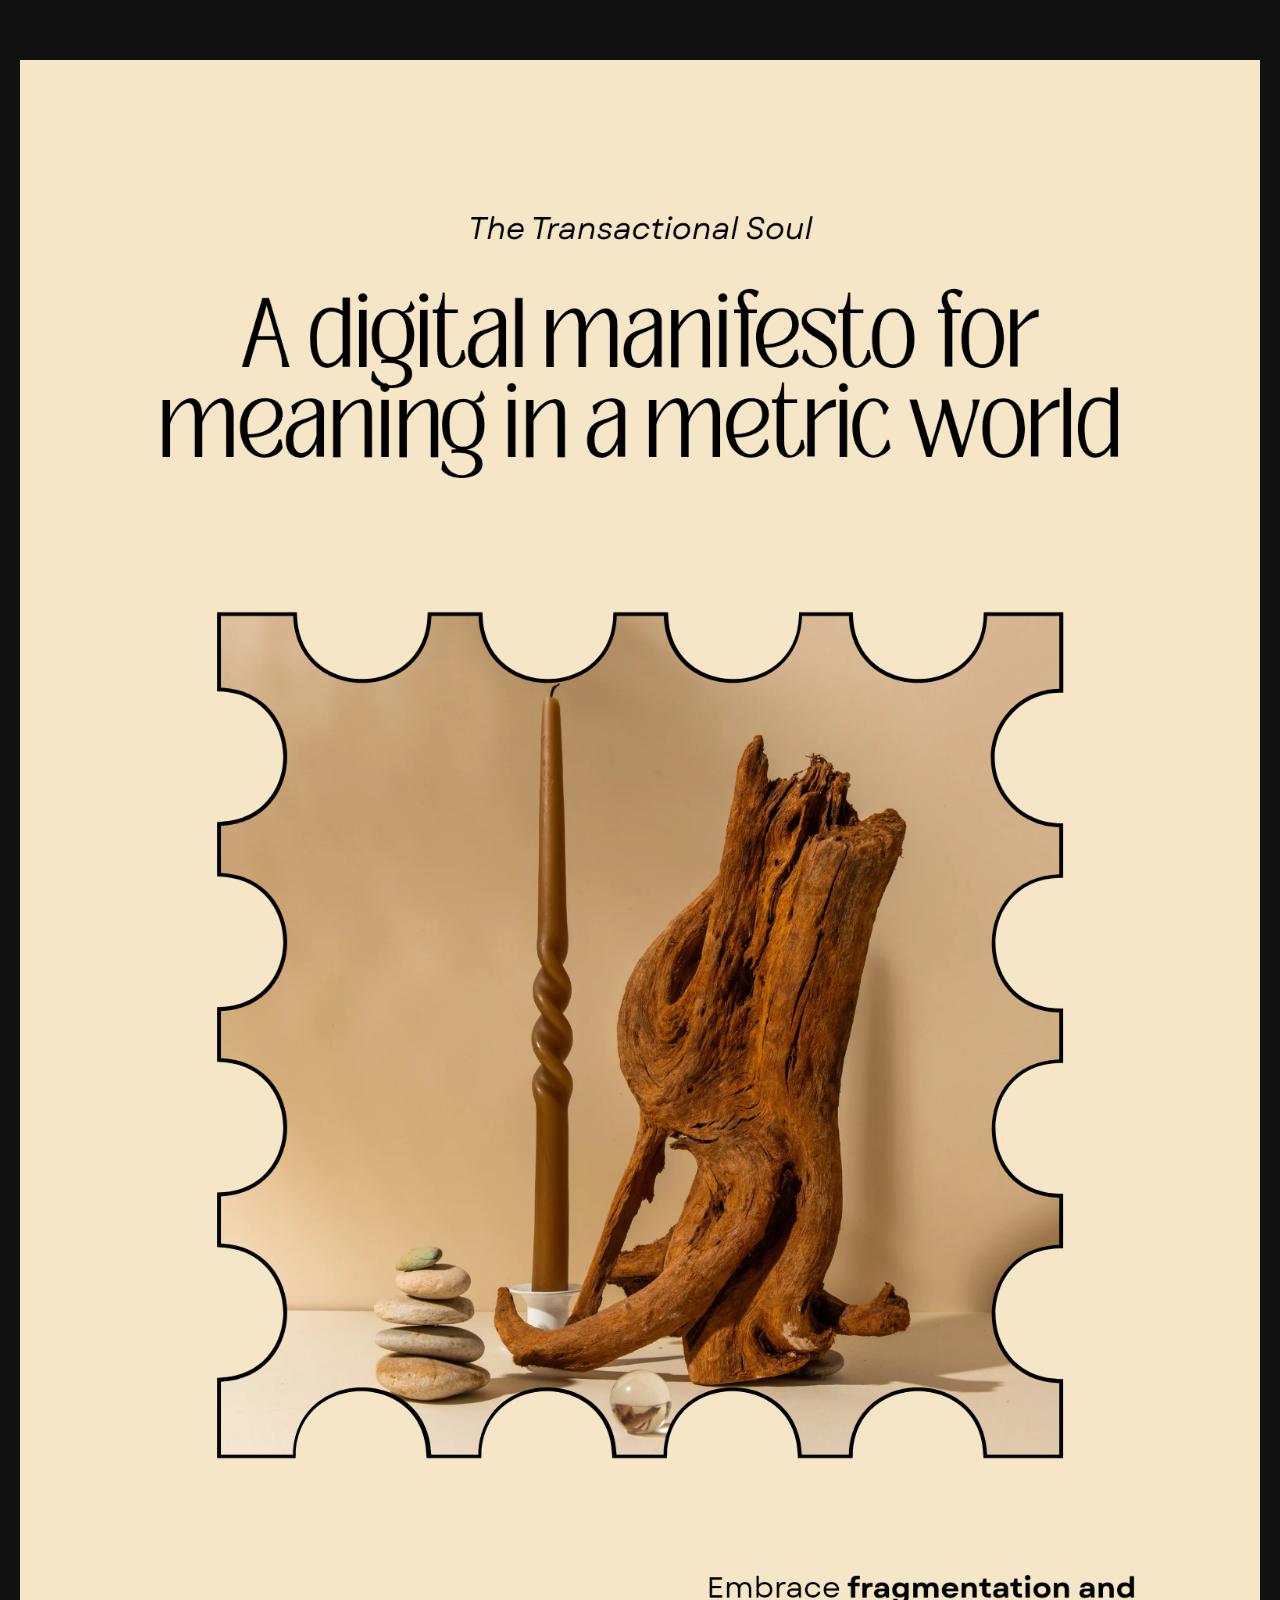
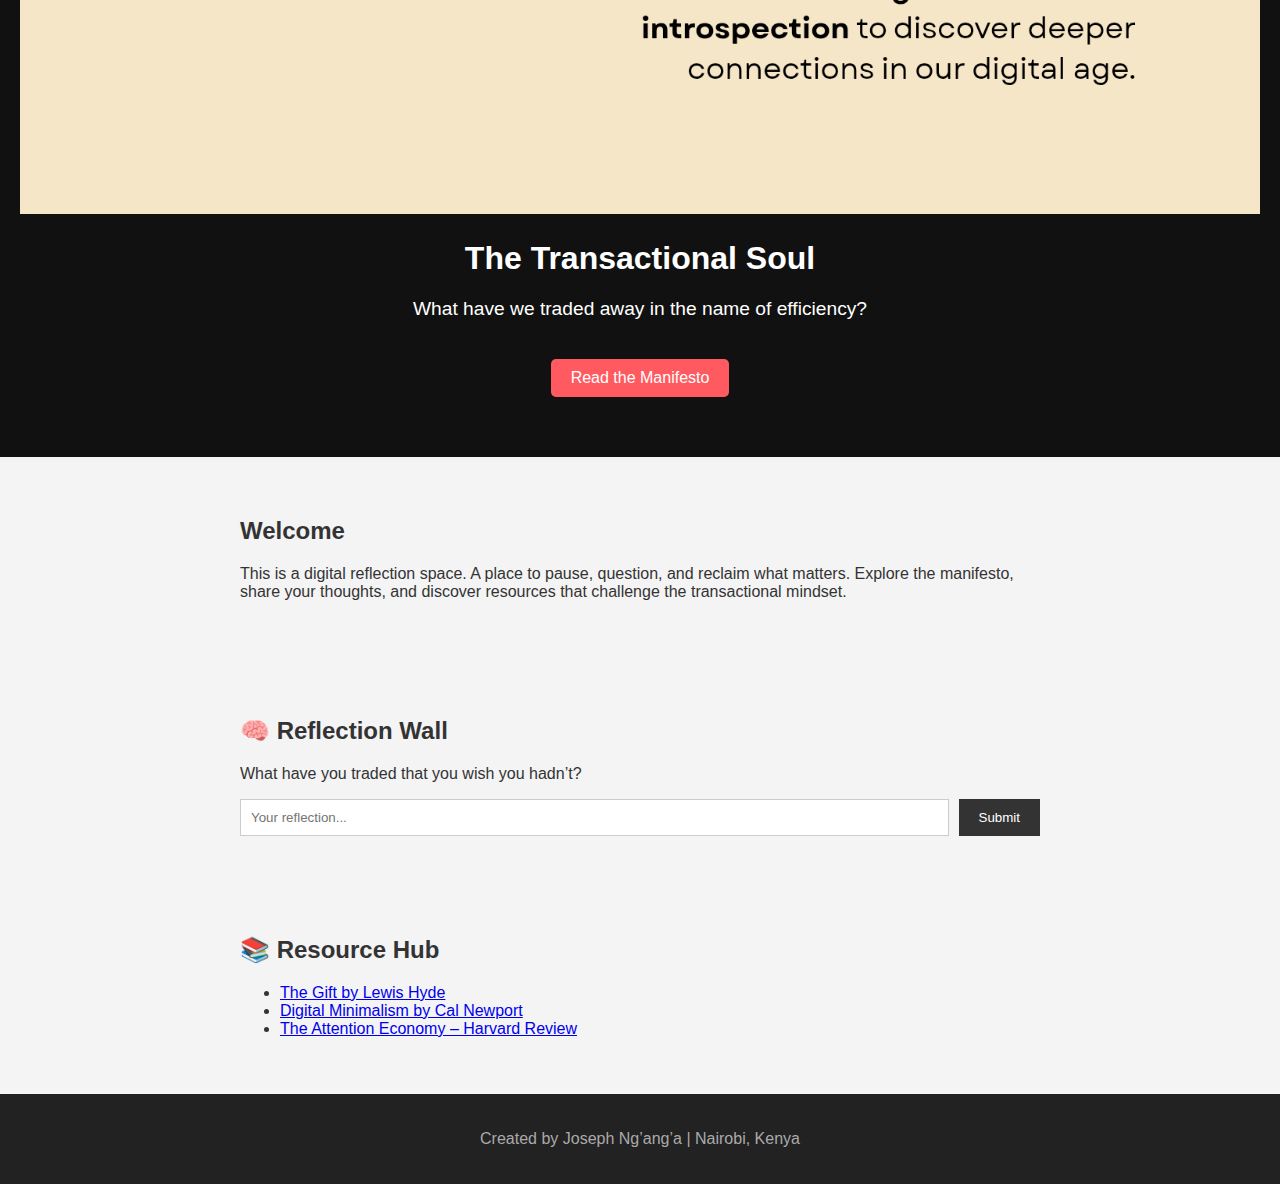
<file: index.html>
<!DOCTYPE html>
<html lang="en">
<head>
  <meta charset="UTF-8" />
  <meta name="viewport" content="width=device-width, initial-scale=1.0" />
  <title>The Transactional Soul</title>
  <link rel="stylesheet" href="style.css" />
</head>
<body>
  <header class="hero">
    <img src="assets/images/banner.png" alt="The Transactional Soul Banner" class="hero-image" />
    <h1>The Transactional Soul</h1>
    <p class="tagline">What have we traded away in the name of efficiency?</p>
    <a href="manifesto.html" class="cta-button">Read the Manifesto</a>
  </header>

  <section class="intro">
    <h2>Welcome</h2>
    <p>This is a digital reflection space. A place to pause, question, and reclaim what matters. Explore the manifesto, share your thoughts, and discover resources that challenge the transactional mindset.</p>
  </section>

  <section class="reflection-wall">
    <h2>🧠 Reflection Wall</h2>
    <p>What have you traded that you wish you hadn’t?</p>
    <form>
      <input type="text" placeholder="Your reflection..." />
      <button type="submit">Submit</button>
    </form>
  </section>

  <section class="resources">
    <h2>📚 Resource Hub</h2>
    <ul>
      <li><a href="https://lewishyde.com/the-gift/">The Gift by Lewis Hyde</a></li>
      <li><a href="https://calnewport.com/on-digital-minimalism/">Digital Minimalism by Cal Newport</a></li>
      <li><a href="https://www.amazon.com/Attention-Economy-Understanding-Currency-Business/dp/1578518717">The Attention Economy – Harvard Review</a></li>
    </ul>
  </section>

  <footer>
    <p>Created by Joseph Ng’ang’a | Nairobi, Kenya</p>
  </footer>
</body>
</html>
</file>
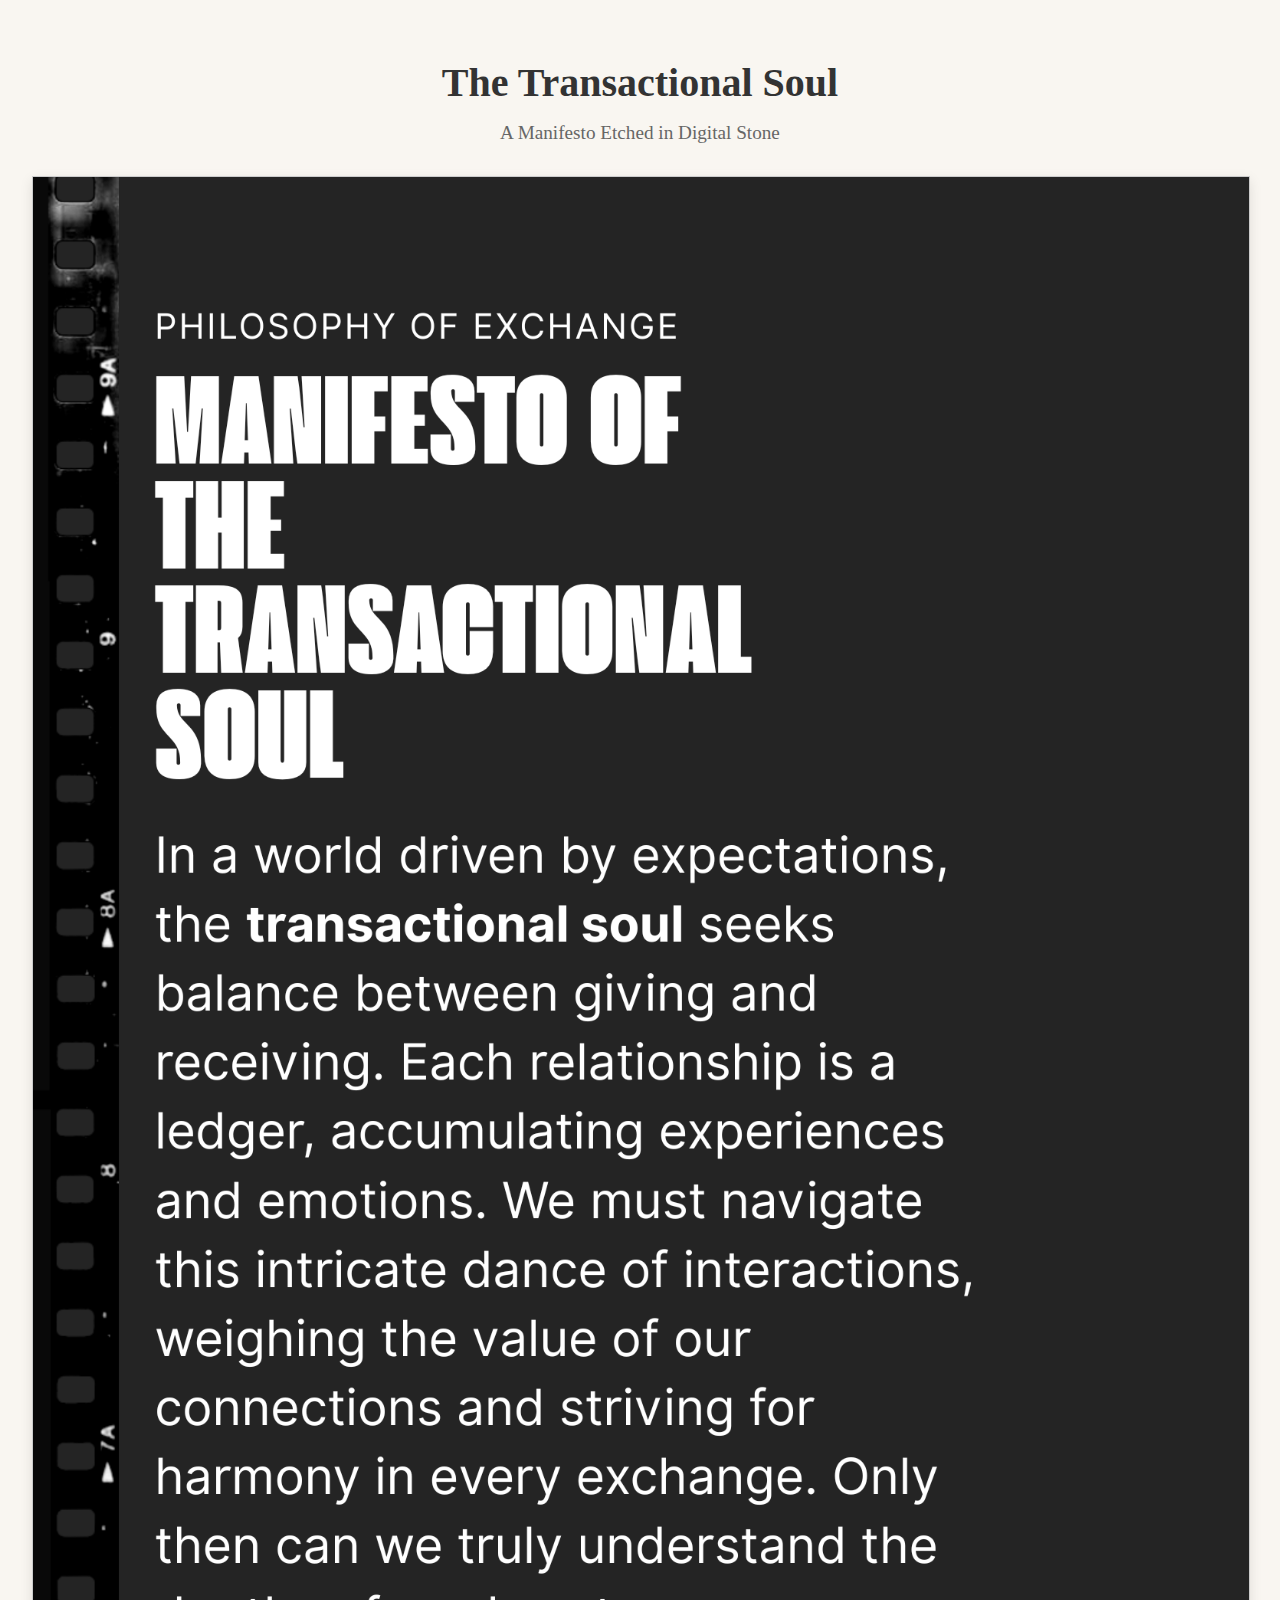
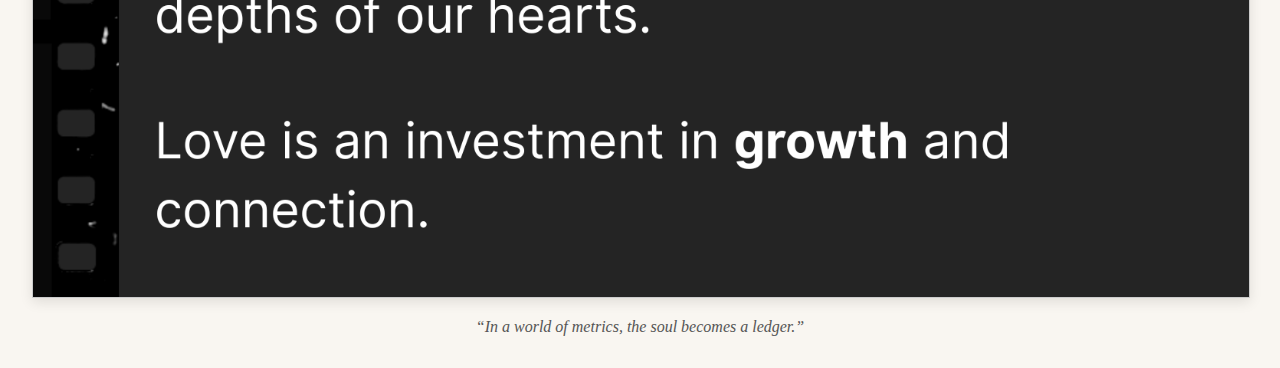
<file: manifesto.html>
<!DOCTYPE html>
<html lang="en">
<head>
  <meta charset="UTF-8" />
  <meta name="viewport" content="width=device-width, initial-scale=1.0" />
  <title>The Transactional Soul Manifesto</title>
  <style>
    body {
      margin: 0;
      font-family: 'Georgia', serif;
      background-color: #f9f6f1;
      color: #333;
      text-align: center;
      padding: 2rem;
    }
    h1 {
      font-size: 2.5rem;
      margin-bottom: 0.2rem;
    }
    h2 {
      font-size: 1.2rem;
      font-weight: normal;
      color: #666;
      margin-bottom: 2rem;
    }
    img {
      max-width: 100%;
      height: auto;
      border: 1px solid #ccc;
      box-shadow: 0 4px 12px rgba(0,0,0,0.1);
    }
    .caption {
      margin-top: 1rem;
      font-style: italic;
      color: #555;
    }
  </style>
</head>
<body>
  <h1>The Transactional Soul</h1>
  <h2>A Manifesto Etched in Digital Stone</h2>

  <img src="assets/images/manifesto.png" alt="Manifesto of the Transactional Soul" />

  <div class="caption">
    “In a world of metrics, the soul becomes a ledger.”
  </div>
</body>
</html>
</file>
<file: style.css>
body {
  font-family: 'Segoe UI', sans-serif;
  margin: 0;
  padding: 0;
  background-color: #f4f4f4;
  color: #333;
}

.hero {
  text-align: center;
  background-color: #111;
  color: #fff;
  padding: 60px 20px;
}

.hero-image {
  max-width: 100%;
  height: auto;
}

.tagline {
  font-size: 1.2em;
  margin-top: 10px;
}

.cta-button {
  display: inline-block;
  margin-top: 20px;
  padding: 10px 20px;
  background-color: #ff5a5f;
  color: white;
  text-decoration: none;
  border-radius: 5px;
}

.intro, .reflection-wall, .resources {
  padding: 40px 20px;
  max-width: 800px;
  margin: auto;
}

.reflection-wall form {
  display: flex;
  gap: 10px;
  margin-top: 10px;
}

input[type="text"] {
  flex: 1;
  padding: 10px;
  border: 1px solid #ccc;
}

button {
  padding: 10px 20px;
  background-color: #333;
  color: white;
  border: none;
  cursor: pointer;
}

footer {
  text-align: center;
  padding: 20px;
  background-color: #222;
  color: #aaa;
}
</file>
